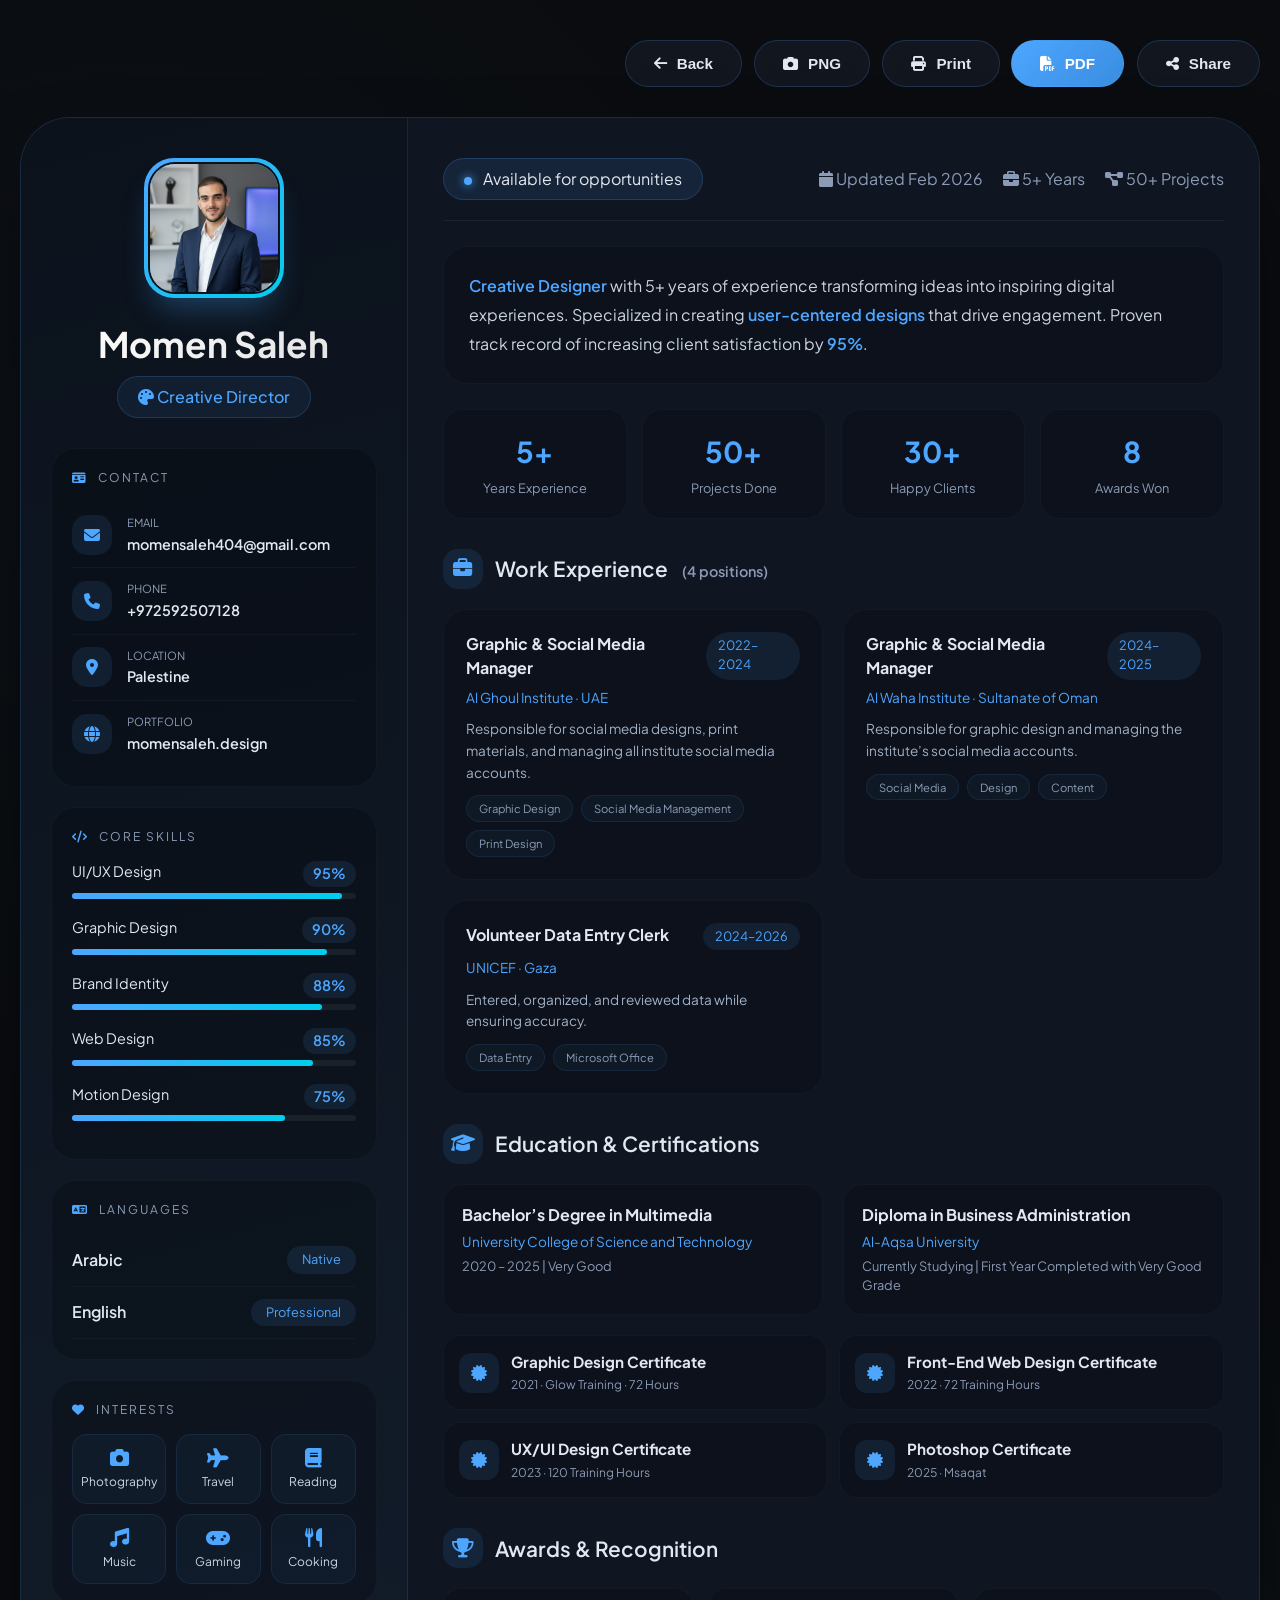
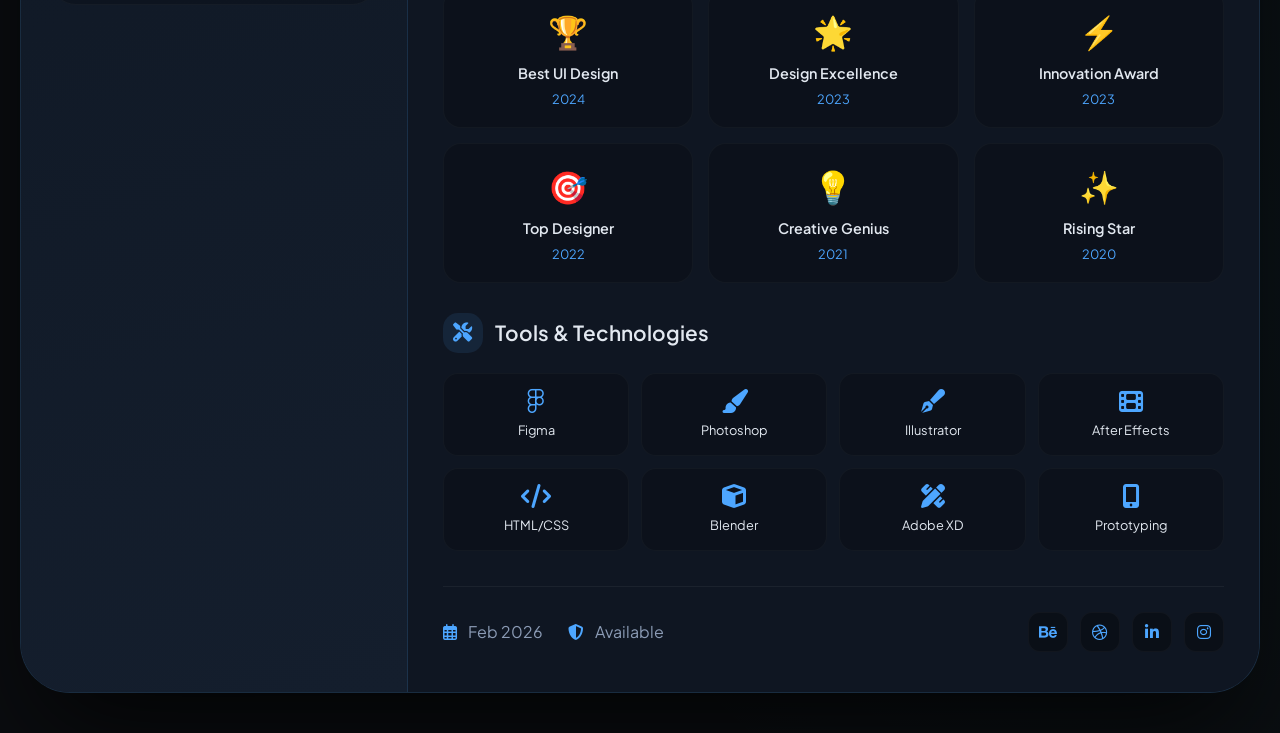
<file: cv-page.html>
<!DOCTYPE html>
<html lang="en">
<head>
        <!-- Google tag (gtag.js) -->
    <script async src="https://www.googletagmanager.com/gtag/js?id=G-T8RHDS5FMF"></script>
    <script>
      window.dataLayer = window.dataLayer || [];
      function gtag(){dataLayer.push(arguments);}
      gtag('js', new Date());
      gtag('config', 'G-T8RHDS5FMF');
    </script>
    <meta charset="UTF-8">
    <meta name="viewport" content="width=device-width, initial-scale=1.0">
    <title>Momen Saleh · Ultimate Full Details CV</title>
    
    <!-- Fonts & Icons -->
    <link rel="stylesheet" href="https://cdnjs.cloudflare.com/ajax/libs/font-awesome/6.4.0/css/all.min.css">
    <link href="https://fonts.googleapis.com/css2?family=Plus+Jakarta+Sans:wght@300;400;500;600;700;800&display=swap" rel="stylesheet">
    
    <style>
        * {
            margin: 0;
            padding: 0;
            box-sizing: border-box;
        }
        
        body {
            font-family: 'Plus Jakarta Sans', sans-serif;
            background: #0a0c0f;
            background-image: 
                radial-gradient(circle at 10% 20%, rgba(77, 166, 255, 0.03) 0%, transparent 30%),
                radial-gradient(circle at 90% 80%, rgba(0, 206, 237, 0.03) 0%, transparent 30%);
            color: #e2e8f0;
            line-height: 1.5;
            padding: 40px 20px;
            min-height: 100vh;
            display: flex;
            align-items: center;
            justify-content: center;
        }
        
        .cv-container {
            max-width: 1400px;
            width: 100%;
            margin: 0 auto;
        }
        
        /* ===== أزرار تحكم ===== */
        .cv-controls {
            display: flex;
            gap: 12px;
            justify-content: flex-end;
            margin-bottom: 30px;
            flex-wrap: wrap;
        }
        
        .cv-control-btn {
            padding: 14px 28px;
            border-radius: 50px;
            border: none;
            font-size: 0.95rem;
            font-weight: 600;
            cursor: pointer;
            display: flex;
            align-items: center;
            gap: 10px;
            transition: all 0.3s ease;
            background: rgba(20, 25, 35, 0.8);
            backdrop-filter: blur(10px);
            border: 1px solid rgba(77, 166, 255, 0.2);
            color: #e2e8f0;
        }
        
        .cv-control-btn:hover {
            border-color: #4da6ff;
            transform: translateY(-3px);
            box-shadow: 0 15px 30px -12px #4da6ff;
        }
        
        .cv-control-btn.download {
            background: linear-gradient(135deg, #4da6ff, #3a8de0);
            color: white;
        }
        
        /* ===== البطاقة الرئيسية ===== */
        .cv-card {
            background: #11161f;
            border-radius: 50px;
            box-shadow: 0 50px 100px -30px rgba(0, 0, 0, 0.8);
            display: grid;
            grid-template-columns: 1fr 2.2fr;
            overflow: hidden;
            border: 1px solid rgba(77, 166, 255, 0.15);
        }
        
        /* ===== SIDEBAR ===== */
        .cv-sidebar {
            background: linear-gradient(165deg, #0b121c 0%, #141e2d 100%);
            padding: 40px 30px;
            border-right: 1px solid rgba(77, 166, 255, 0.15);
        }
        
        /* Profile */
        .profile-section {
            text-align: center;
            margin-bottom: 30px;
        }
        
        .profile-image {
            width: 140px;
            height: 140px;
            border-radius: 30px;
            margin: 0 auto 20px;
            padding: 4px;
            background: linear-gradient(135deg, #4da6ff, #00ceed);
            box-shadow: 0 20px 30px -10px rgba(77, 166, 255, 0.3);
        }
        
        .profile-image img {
            width: 100%;
            height: 100%;
            border-radius: 27px;
            object-fit: cover;
            border: 2px solid #0b121c;
        }
        
        .profile-section h1 {
            font-size: 2.2rem;
            font-weight: 700;
            margin-bottom: 5px;
            background: linear-gradient(135deg, #fff, #e0e0e0);
            background-clip: text;

            -webkit-text-fill-color: transparent;
        }
        
        .profile-title {
            color: #4da6ff;
            font-weight: 500;
            padding: 8px 20px;
            background: rgba(77, 166, 255, 0.08);
            border-radius: 50px;
            display: inline-block;
            border: 1px solid rgba(77, 166, 255, 0.2);
        }
        
        /* Info Cards */
        .info-card {
            background: rgba(0, 0, 0, 0.2);
            border: 1px solid rgba(255, 255, 255, 0.03);
            border-radius: 25px;
            padding: 20px;
            margin-bottom: 20px;
        }
        
        .info-card-title {
            font-size: 0.75rem;
            text-transform: uppercase;
            letter-spacing: 2px;
            color: #8b9bb5;
            margin-bottom: 15px;
            display: flex;
            align-items: center;
            gap: 10px;
        }
        
        .info-card-title i {
            color: #4da6ff;
        }
        
        .info-item {
            display: flex;
            align-items: center;
            gap: 15px;
            padding: 12px 0;
            border-bottom: 1px solid rgba(255, 255, 255, 0.03);
        }
        
        .info-item:last-child {
            border-bottom: none;
        }
        
        .info-item i {
            width: 40px;
            height: 40px;
            background: rgba(77, 166, 255, 0.1);
            border-radius: 15px;
            display: flex;
            align-items: center;
            justify-content: center;
            color: #4da6ff;
        }
        
        .info-content {
            flex: 1;
        }
        
        .info-label {
            font-size: 0.7rem;
            color: #8b9bb5;
            margin-bottom: 3px;
        }
        
        .info-value {
            font-weight: 600;
            font-size: 0.9rem;
        }
        
        /* Skills */
        .skill-item {
            margin-bottom: 18px;
        }
        
        .skill-header {
            display: flex;
            justify-content: space-between;
            margin-bottom: 6px;
            font-size: 0.9rem;
        }
        
        .skill-percent {
            color: #4da6ff;
            font-weight: 600;
            background: rgba(77, 166, 255, 0.1);
            padding: 2px 10px;
            border-radius: 20px;
        }
        
        .skill-bar-bg {
            height: 6px;
            background: rgba(255, 255, 255, 0.06);
            border-radius: 10px;
        }
        
        .skill-bar-fill {
            height: 100%;
            background: linear-gradient(90deg, #4da6ff, #00ceed);
            border-radius: 10px;
        }
        
        /* Languages */
        .language-item {
            display: flex;
            justify-content: space-between;
            align-items: center;
            padding: 12px 0;
            border-bottom: 1px solid rgba(255, 255, 255, 0.03);
        }
        
        .language-name {
            font-weight: 600;
        }
        
        .language-level {
            color: #4da6ff;
            background: rgba(77, 166, 255, 0.1);
            padding: 4px 15px;
            border-radius: 30px;
            font-size: 0.8rem;
        }
        
        /* Interests */
        .interests-grid {
            display: grid;
            grid-template-columns: repeat(3, 1fr);
            gap: 10px;
            margin-top: 10px;
        }
        
        .interest-item {
            background: rgba(77, 166, 255, 0.05);
            border: 1px solid rgba(77, 166, 255, 0.1);
            border-radius: 15px;
            padding: 12px 8px;
            text-align: center;
        }
        
        .interest-item i {
            color: #4da6ff;
            font-size: 1.2rem;
            margin-bottom: 5px;
        }
        
        .interest-item span {
            display: block;
            font-size: 0.75rem;
            color: #cbd5e1;
        }
        
        /* ===== MAIN CONTENT ===== */
        .cv-main {
            padding: 40px 35px;
            background: #0f1622;
        }
        
        /* Header */
        .main-header {
            display: flex;
            justify-content: space-between;
            align-items: center;
            margin-bottom: 25px;
            padding-bottom: 20px;
            border-bottom: 1px solid rgba(255, 255, 255, 0.05);
        }
        
        .availability {
            background: rgba(77, 166, 255, 0.1);
            padding: 8px 20px;
            border-radius: 50px;
            border: 1px solid rgba(77, 166, 255, 0.2);
        }
        
        .availability .dot {
            width: 8px;
            height: 8px;
            background: #4da6ff;
            border-radius: 50%;
            display: inline-block;
            margin-right: 8px;
            box-shadow: 0 0 10px #4da6ff;
        }
        
        .location-info {
            color: #8b9bb5;
            display: flex;
            gap: 20px;
        }
        
        /* Section Headers */
        .section-header {
            display: flex;
            align-items: center;
            gap: 12px;
            margin: 30px 0 20px;
        }
        
        .section-icon {
            width: 40px;
            height: 40px;
            background: rgba(77, 166, 255, 0.1);
            border-radius: 15px;
            display: flex;
            align-items: center;
            justify-content: center;
            color: #4da6ff;
            font-size: 1.2rem;
        }
        
        .section-header h2 {
            font-size: 1.3rem;
            font-weight: 600;
        }
        
        .section-header span {
            color: #8b9bb5;
            font-size: 0.9rem;
            margin-left: 10px;
        }
        
        /* About */
        .about-text {
            color: #cbd5e1;
            line-height: 1.8;
            background: rgba(0,0,0,0.2);
            padding: 25px;
            border-radius: 25px;
            border: 1px solid rgba(255,255,255,0.03);
            margin-bottom: 20px;
        }
        
        .highlight {
            color: #4da6ff;
            font-weight: 600;
        }
        
        /* Stats Grid */
        .stats-grid {
            display: grid;
            grid-template-columns: repeat(4, 1fr);
            gap: 15px;
            margin: 25px 0;
        }
        
        .stat-card {
            background: rgba(0,0,0,0.2);
            border: 1px solid rgba(255,255,255,0.03);
            border-radius: 20px;
            padding: 20px 15px;
            text-align: center;
        }
        
        .stat-number {
            font-size: 1.8rem;
            font-weight: 700;
            color: #4da6ff;
            margin-bottom: 5px;
        }
        
        .stat-label {
            font-size: 0.8rem;
            color: #8b9bb5;
        }
        
        /* Experience Grid */
        .experience-grid {
            display: grid;
            grid-template-columns: repeat(2, 1fr);
            gap: 20px;
            margin-bottom: 20px;
        }
        
        .exp-card {
            background: rgba(0,0,0,0.2);
            border: 1px solid rgba(255,255,255,0.03);
            border-radius: 25px;
            padding: 22px;
        }
        
        .exp-header {
            display: flex;
            justify-content: space-between;
            margin-bottom: 8px;
        }
        
        .exp-title {
            font-weight: 700;
            font-size: 1rem;
        }
        
        .exp-date {
            color: #4da6ff;
            font-size: 0.8rem;
            background: rgba(77,166,255,0.1);
            padding: 4px 12px;
            border-radius: 30px;
        }
        
        .exp-company {
            color: #4da6ff;
            font-size: 0.85rem;
            margin-bottom: 10px;
        }
        
        .exp-desc {
            color: #a0b0c5;
            font-size: 0.85rem;
            line-height: 1.6;
            margin-bottom: 12px;
        }
        
        .exp-tags {
            display: flex;
            gap: 8px;
            flex-wrap: wrap;
        }
        
        .exp-tag {
            background: rgba(77,166,255,0.05);
            border: 1px solid rgba(77,166,255,0.1);
            padding: 4px 12px;
            border-radius: 30px;
            font-size: 0.7rem;
            color: #8b9bb5;
        }
        
        /* Education Grid */
        .education-grid {
            display: grid;
            grid-template-columns: 1fr 1fr;
            gap: 20px;
            margin-bottom: 20px;
        }
        
        .edu-card {
            background: rgba(0,0,0,0.2);
            border: 1px solid rgba(255,255,255,0.03);
            border-radius: 20px;
            padding: 18px;
        }
        
        .edu-degree {
            font-weight: 700;
            margin-bottom: 5px;
        }
        
        .edu-school {
            color: #4da6ff;
            font-size: 0.85rem;
            margin-bottom: 5px;
        }
        
        .edu-year {
            color: #8b9bb5;
            font-size: 0.8rem;
        }
        
        /* Certifications */
        .certs-grid {
            display: grid;
            grid-template-columns: repeat(2, 1fr);
            gap: 12px;
            margin-bottom: 25px;
        }
        
        .cert-item {
            display: flex;
            align-items: center;
            gap: 12px;
            background: rgba(0,0,0,0.2);
            border: 1px solid rgba(255,255,255,0.03);
            border-radius: 18px;
            padding: 15px;
        }
        
        .cert-icon {
            width: 40px;
            height: 40px;
            background: rgba(77,166,255,0.1);
            border-radius: 12px;
            display: flex;
            align-items: center;
            justify-content: center;
            color: #4da6ff;
        }
        
        .cert-info h4 {
            font-size: 0.95rem;
            margin-bottom: 3px;
        }
        
        .cert-info p {
            font-size: 0.75rem;
            color: #8b9bb5;
        }
        
        /* Projects Grid */
        .projects-grid {
            display: grid;
            grid-template-columns: repeat(3, 1fr);
            gap: 15px;
            margin: 20px 0;
        }
        
        .project-card {
            background: rgba(0,0,0,0.2);
            border: 1px solid rgba(255,255,255,0.03);
            border-radius: 20px;
            padding: 18px;
        }
        
        .project-name {
            font-weight: 600;
            margin-bottom: 8px;
            color: #4da6ff;
        }
        
        .project-desc {
            font-size: 0.8rem;
            color: #a0b0c5;
            margin-bottom: 10px;
        }
        
        .project-tech {
            display: flex;
            gap: 5px;
            flex-wrap: wrap;
        }
        
        .project-tech span {
            background: rgba(77,166,255,0.05);
            padding: 3px 10px;
            border-radius: 20px;
            font-size: 0.7rem;
        }
        
        /* Awards Grid */
        .awards-grid {
            display: grid;
            grid-template-columns: repeat(3, 1fr);
            gap: 15px;
            margin: 20px 0;
        }
        
        .award-card {
            background: rgba(0,0,0,0.2);
            border: 1px solid rgba(255,255,255,0.03);
            border-radius: 18px;
            padding: 18px 15px;
            text-align: center;
        }
        
        .award-icon {
            font-size: 2rem;
            margin-bottom: 8px;
        }
        
        .award-name {
            font-weight: 600;
            font-size: 0.9rem;
            margin-bottom: 5px;
        }
        
        .award-year {
            color: #4da6ff;
            font-size: 0.8rem;
        }
        
        /* Tools Grid */
        .tools-grid {
            display: grid;
            grid-template-columns: repeat(4, 1fr);
            gap: 12px;
            margin: 20px 0;
        }
        
        .tool-item {
            background: rgba(0,0,0,0.2);
            border: 1px solid rgba(255,255,255,0.03);
            border-radius: 15px;
            padding: 15px 10px;
            text-align: center;
        }
        
        .tool-item i {
            font-size: 1.5rem;
            color: #4da6ff;
            margin-bottom: 8px;
        }
        
        .tool-item span {
            display: block;
            font-size: 0.8rem;
        }
        
        /* Footer */
        .cv-footer {
            margin-top: 35px;
            padding-top: 25px;
            border-top: 1px solid rgba(255,255,255,0.05);
            display: flex;
            justify-content: space-between;
            align-items: center;
            color: #8b9bb5;
        }
        
        .footer-stats {
            display: flex;
            gap: 25px;
        }
        
        .footer-stats i {
            color: #4da6ff;
            margin-right: 8px;
        }
        
        .social-links {
            display: flex;
            gap: 12px;
        }
        
        .social-links a {
            width: 40px;
            height: 40px;
            border-radius: 12px;
            background: rgba(0,0,0,0.3);
            border: 1px solid rgba(255,255,255,0.03);
            display: flex;
            align-items: center;
            justify-content: center;
            color: #4da6ff;
            text-decoration: none;
            transition: all 0.3s ease;
        }
        
        .social-links a:hover {
            background: #4da6ff;
            color: white;
        }
        
        /* Responsive */
        @media (max-width: 1200px) {
            .stats-grid {
                grid-template-columns: repeat(2, 1fr);
            }
            .projects-grid {
                grid-template-columns: repeat(2, 1fr);
            }
        }
        
        @media (max-width: 992px) {
            .cv-card {
                grid-template-columns: 1fr;
            }
            .experience-grid {
                grid-template-columns: 1fr;
            }
            .education-grid {
                grid-template-columns: 1fr;
            }
            .certs-grid {
                grid-template-columns: 1fr;
            }
        }
        
        @media (max-width: 768px) {
            .stats-grid {
                grid-template-columns: 1fr;
            }
            .projects-grid {
                grid-template-columns: 1fr;
            }
            .tools-grid {
                grid-template-columns: repeat(2, 1fr);
            }
            .awards-grid {
                grid-template-columns: repeat(2, 1fr);
            }
            .main-header {
                flex-direction: column;
                align-items: flex-start;
                gap: 15px;
            }
            .cv-footer {
                flex-direction: column;
                gap: 20px;
            }
        }
    </style>
</head>
<body>
    <div class="cv-container">
        <!-- Controls -->
        <div class="cv-controls">
            <button class="cv-control-btn" onclick="window.history.back()">
                <i class="fas fa-arrow-left"></i> Back
            </button>
            <button class="cv-control-btn" onclick="downloadAsImage()">
                <i class="fas fa-camera"></i> PNG
            </button>
            <button class="cv-control-btn" onclick="window.print()">
                <i class="fas fa-print"></i> Print
            </button>
            <button class="cv-control-btn download" onclick="downloadPDF()">
                <i class="fas fa-file-pdf"></i> PDF
            </button>
            <button class="cv-control-btn" onclick="shareCV()">
                <i class="fas fa-share-alt"></i> Share
            </button>
        </div>
        
        <!-- Main CV Card -->
        <div class="cv-card" id="cvCard">
            <!-- Sidebar -->
            <div class="cv-sidebar">
                <div class="profile-section">
                    <div class="profile-image">
                        <img src="4.jpg" alt="Momen Saleh">
                    </div>
                    <h1>Momen Saleh</h1>
                    <div class="profile-title">
                        <i class="fas fa-palette"></i> Creative Director
                    </div>
                </div>
                
                <!-- Contact Card -->
                <div class="info-card">
                    <div class="info-card-title">
                        <i class="fas fa-id-card"></i> CONTACT
                    </div>
                    <div class="info-item">
                        <i class="fas fa-envelope"></i>
                        <div class="info-content">
                            <div class="info-label">EMAIL</div>
                            <div class="info-value">momensaleh404@gmail.com</div>
                        </div>
                    </div>
                    <div class="info-item">
                        <i class="fas fa-phone"></i>
                        <div class="info-content">
                            <div class="info-label">PHONE</div>
                            <div class="info-value">+972592507128</div>
                        </div>
                    </div>
                    <div class="info-item">
                        <i class="fas fa-map-marker-alt"></i>
                        <div class="info-content">
                            <div class="info-label">LOCATION</div>
                            <div class="info-value">Palestine</div>
                        </div>
                    </div>
                    <div class="info-item">
                        <i class="fas fa-globe"></i>
                        <div class="info-content">
                            <div class="info-label">PORTFOLIO</div>
                            <div class="info-value">momensaleh.design</div>
                        </div>
                    </div>
                </div>
                
                <!-- Skills Card -->
                <div class="info-card">
                    <div class="info-card-title">
                        <i class="fas fa-code"></i> CORE SKILLS
                    </div>
                    
                    <div class="skill-item">
                        <div class="skill-header">
                            <span>UI/UX Design</span>
                            <span class="skill-percent">95%</span>
                        </div>
                        <div class="skill-bar-bg">
                            <div class="skill-bar-fill" style="width: 95%"></div>
                        </div>
                    </div>
                    
                    <div class="skill-item">
                        <div class="skill-header">
                            <span>Graphic Design</span>
                            <span class="skill-percent">90%</span>
                        </div>
                        <div class="skill-bar-bg">
                            <div class="skill-bar-fill" style="width: 90%"></div>
                        </div>
                    </div>
                    
                    <div class="skill-item">
                        <div class="skill-header">
                            <span>Brand Identity</span>
                            <span class="skill-percent">88%</span>
                        </div>
                        <div class="skill-bar-bg">
                            <div class="skill-bar-fill" style="width: 88%"></div>
                        </div>
                    </div>
                    
                    <div class="skill-item">
                        <div class="skill-header">
                            <span>Web Design</span>
                            <span class="skill-percent">85%</span>
                        </div>
                        <div class="skill-bar-bg">
                            <div class="skill-bar-fill" style="width: 85%"></div>
                        </div>
                    </div>
                    
                    <div class="skill-item">
                        <div class="skill-header">
                            <span>Motion Design</span>
                            <span class="skill-percent">75%</span>
                        </div>
                        <div class="skill-bar-bg">
                            <div class="skill-bar-fill" style="width: 75%"></div>
                        </div>
                    </div>
                </div>
                
                <!-- Languages Card -->
                <div class="info-card">
                    <div class="info-card-title">
                        <i class="fas fa-language"></i> LANGUAGES
                    </div>
                    
                    <div class="language-item">
                        <span class="language-name">Arabic</span>
                        <span class="language-level">Native</span>
                    </div>
                    <div class="language-item">
                        <span class="language-name">English</span>
                        <span class="language-level">Professional</span>
                    </div>
                </div>
                
                <!-- Interests Card -->
                <div class="info-card">
                    <div class="info-card-title">
                        <i class="fas fa-heart"></i> INTERESTS
                    </div>
                    
                    <div class="interests-grid">
                        <div class="interest-item">
                            <i class="fas fa-camera"></i>
                            <span>Photography</span>
                        </div>
                        <div class="interest-item">
                            <i class="fas fa-plane"></i>
                            <span>Travel</span>
                        </div>
                        <div class="interest-item">
                            <i class="fas fa-book"></i>
                            <span>Reading</span>
                        </div>
                        <div class="interest-item">
                            <i class="fas fa-music"></i>
                            <span>Music</span>
                        </div>
                        <div class="interest-item">
                            <i class="fas fa-gamepad"></i>
                            <span>Gaming</span>
                        </div>
                        <div class="interest-item">
                            <i class="fas fa-utensils"></i>
                            <span>Cooking</span>
                        </div>
                    </div>
                </div>
            </div>
            
            <!-- Main Content -->
            <div class="cv-main">
                <!-- Header -->
                <div class="main-header">
                    <div class="availability">
                        <span class="dot"></span>
                        <span>Available for opportunities</span>
                    </div>
                    <div class="location-info">
                        <span><i class="fas fa-calendar"></i> Updated Feb 2026</span>
                        <span><i class="fas fa-briefcase"></i> 5+ Years</span>
                        <span><i class="fas fa-project-diagram"></i> 50+ Projects</span>
                    </div>
                </div>
                
                <!-- About -->
                <div class="about-text">
                    <span class="highlight">Creative Designer</span> with 5+ years of experience transforming ideas into inspiring digital experiences. Specialized in creating <span class="highlight">user-centered designs</span> that drive engagement. Proven track record of increasing client satisfaction by <span class="highlight">95%</span>.
                </div>
                
                <!-- Stats -->
                <div class="stats-grid">
                    <div class="stat-card">
                        <div class="stat-number">5+</div>
                        <div class="stat-label">Years Experience</div>
                    </div>
                    <div class="stat-card">
                        <div class="stat-number">50+</div>
                        <div class="stat-label">Projects Done</div>
                    </div>
                    <div class="stat-card">
                        <div class="stat-number">30+</div>
                        <div class="stat-label">Happy Clients</div>
                    </div>
                    <div class="stat-card">
                        <div class="stat-number">8</div>
                        <div class="stat-label">Awards Won</div>
                    </div>
                </div>
                
                <!-- Experience Section -->
                <div class="section-header">
                    <div class="section-icon"><i class="fas fa-briefcase"></i></div>
                    <h2>Work Experience <span>(4 positions)</span></h2>
                </div>
                
                <div class="experience-grid">
                    <div class="exp-card">
                        <div class="exp-header">
                            <span class="exp-title">Graphic & Social Media Manager</span>
                            <span class="exp-date">2022–2024</span>
                        </div>
                        <div class="exp-company">Al Ghoul Institute · UAE</div>
                        <div class="exp-desc">Responsible for social media designs, print materials, and managing all institute social media accounts.</div>
                        <div class="exp-tags">
                            <span class="exp-tag">Graphic Design</span>
                            <span class="exp-tag">Social Media Management</span>
                            <span class="exp-tag">Print Design</span>
                        </div>
                    </div>
                    
                    <div class="exp-card">
                        <div class="exp-header">
                            <span class="exp-title">Graphic & Social Media Manager</span>
                            <span class="exp-date">2024–2025</span>
                        </div>
                        <div class="exp-company">Al Waha Institute · Sultanate of Oman</div>
                        <div class="exp-desc">Responsible for graphic design and managing the institute’s social media accounts.</div>
                        <div class="exp-tags">
                            <span class="exp-tag">Social Media</span>
                            <span class="exp-tag">Design</span>
                            <span class="exp-tag">Content</span>
                        </div>
                    </div>
                    
                    <div class="exp-card">
                        <div class="exp-header">
                            <span class="exp-title">Volunteer Data Entry Clerk</span>
                            <span class="exp-date">2024–2026</span>
                        </div>
                        <div class="exp-company">UNICEF · Gaza</div>
                        <div class="exp-desc">Entered, organized, and reviewed data while ensuring accuracy.</div>
                        <div class="exp-tags">
                            <span class="exp-tag">Data Entry</span>
                            <span class="exp-tag">Microsoft Office</span>
                        </div>
                    </div>
                    
                   
                </div>
                
                <!-- Education & Certifications -->
                <div class="section-header">
                    <div class="section-icon"><i class="fas fa-graduation-cap"></i></div>
                    <h2>Education & Certifications</h2>
                </div>
                
                <div class="education-grid">
                    <div class="edu-card">
                        <div class="edu-degree">Bachelor’s Degree in Multimedia</div>
                        <div class="edu-school">University College of Science and Technology</div>
                        <div class="edu-year">2020 – 2025 | Very Good</div>
                    </div>
                    <div class="edu-card">
                        <div class="edu-degree">Diploma in Business Administration</div>
                        <div class="edu-school">Al-Aqsa University</div>
                        <div class="edu-year">Currently Studying | First Year Completed with Very Good Grade</div>
                    </div>
                </div>
                
                <div class="certs-grid">
                    <div class="cert-item">
                        <div class="cert-icon"><i class="fas fa-certificate"></i></div>
                        <div class="cert-info">
                            <h4>Graphic Design Certificate</h4>
                            <p>2021 · Glow Training · 72 Hours</p>
                        </div>
                    </div>
                    <div class="cert-item">
                        <div class="cert-icon"><i class="fas fa-certificate"></i></div>
                        <div class="cert-info">
                            <h4>Front-End Web Design Certificate</h4>
                            <p>2022 · 72 Training Hours</p>
                        </div>
                    </div>
                    <div class="cert-item">
                        <div class="cert-icon"><i class="fas fa-certificate"></i></div>
                        <div class="cert-info">
                            <h4>UX/UI Design Certificate</h4>
                            <p>2023 · 120 Training Hours</p>
                        </div>
                    </div>
                    <div class="cert-item">
                        <div class="cert-icon"><i class="fas fa-certificate"></i></div>
                        <div class="cert-info">
                            <h4>Photoshop Certificate</h4>
                            <p>2025 · Msaqat</p>
                        </div>
                    </div>
                </div>
                
                
                
                <!-- Awards -->
                <div class="section-header">
                    <div class="section-icon"><i class="fas fa-trophy"></i></div>
                    <h2>Awards & Recognition</h2>
                </div>
                
                <div class="awards-grid">
                    <div class="award-card">
                        <div class="award-icon">🏆</div>
                        <div class="award-name">Best UI Design</div>
                        <div class="award-year">2024</div>
                    </div>
                    <div class="award-card">
                        <div class="award-icon">🌟</div>
                        <div class="award-name">Design Excellence</div>
                        <div class="award-year">2023</div>
                    </div>
                    <div class="award-card">
                        <div class="award-icon">⚡</div>
                        <div class="award-name">Innovation Award</div>
                        <div class="award-year">2023</div>
                    </div>
                    <div class="award-card">
                        <div class="award-icon">🎯</div>
                        <div class="award-name">Top Designer</div>
                        <div class="award-year">2022</div>
                    </div>
                    <div class="award-card">
                        <div class="award-icon">💡</div>
                        <div class="award-name">Creative Genius</div>
                        <div class="award-year">2021</div>
                    </div>
                    <div class="award-card">
                        <div class="award-icon">✨</div>
                        <div class="award-name">Rising Star</div>
                        <div class="award-year">2020</div>
                    </div>
                </div>
                
                <!-- Tools -->
                <div class="section-header">
                    <div class="section-icon"><i class="fas fa-tools"></i></div>
                    <h2>Tools & Technologies</h2>
                </div>
                
                <div class="tools-grid">
                    <div class="tool-item">
                        <i class="fab fa-figma"></i>
                        <span>Figma</span>
                    </div>
                    <div class="tool-item">
                        <i class="fas fa-paint-brush"></i>
                        <span>Photoshop</span>
                    </div>
                    <div class="tool-item">
                        <i class="fas fa-pen-fancy"></i>
                        <span>Illustrator</span>
                    </div>
                    <div class="tool-item">
                        <i class="fas fa-film"></i>
                        <span>After Effects</span>
                    </div>
                    <div class="tool-item">
                        <i class="fas fa-code"></i>
                        <span>HTML/CSS</span>
                    </div>
                    <div class="tool-item">
                        <i class="fas fa-cube"></i>
                        <span>Blender</span>
                    </div>
                    <div class="tool-item">
                        <i class="fas fa-pencil-ruler"></i>
                        <span>Adobe XD</span>
                    </div>
                    <div class="tool-item">
                        <i class="fas fa-mobile-alt"></i>
                        <span>Prototyping</span>
                    </div>
                </div>
                
                <!-- Footer -->
                <div class="cv-footer">
                    <div class="footer-stats">
                        <span><i class="far fa-calendar-alt"></i> Feb 2026</span>
                        <span><i class="fas fa-shield-alt"></i> Available</span>
                    </div>
                    
                    <div class="social-links">
                        <a href="#"><i class="fab fa-behance"></i></a>
                        <a href="#"><i class="fab fa-dribbble"></i></a>
                        <a href="#"><i class="fab fa-linkedin-in"></i></a>
                        <a href="#"><i class="fab fa-instagram"></i></a>
                    </div>
                </div>
            </div>
        </div>
    </div>
    
    <script>
        function downloadAsImage() {
            const script = document.createElement('script');
            script.src = 'https://cdnjs.cloudflare.com/ajax/libs/html2canvas/1.4.1/html2canvas.min.js';
            script.onload = function() {
                const cvCard = document.getElementById('cvCard');
                html2canvas(cvCard, { scale: 2, backgroundColor: '#11161f' }).then(canvas => {
                    const link = document.createElement('a');
                    link.download = 'Momen_Saleh_Full_CV.png';
                    link.href = canvas.toDataURL('image/png');
                    link.click();
                });
            };
            document.head.appendChild(script);
        }
        
        function downloadPDF() { window.print(); }
        
        function shareCV() {
            if (navigator.share) {
                navigator.share({ title: 'Momen Saleh - Full CV', url: window.location.href });
            } else {
                navigator.clipboard.writeText(window.location.href);
                alert('Link copied!');
            }
        }

        
    </script>

    
</body>
</html>
</file>
